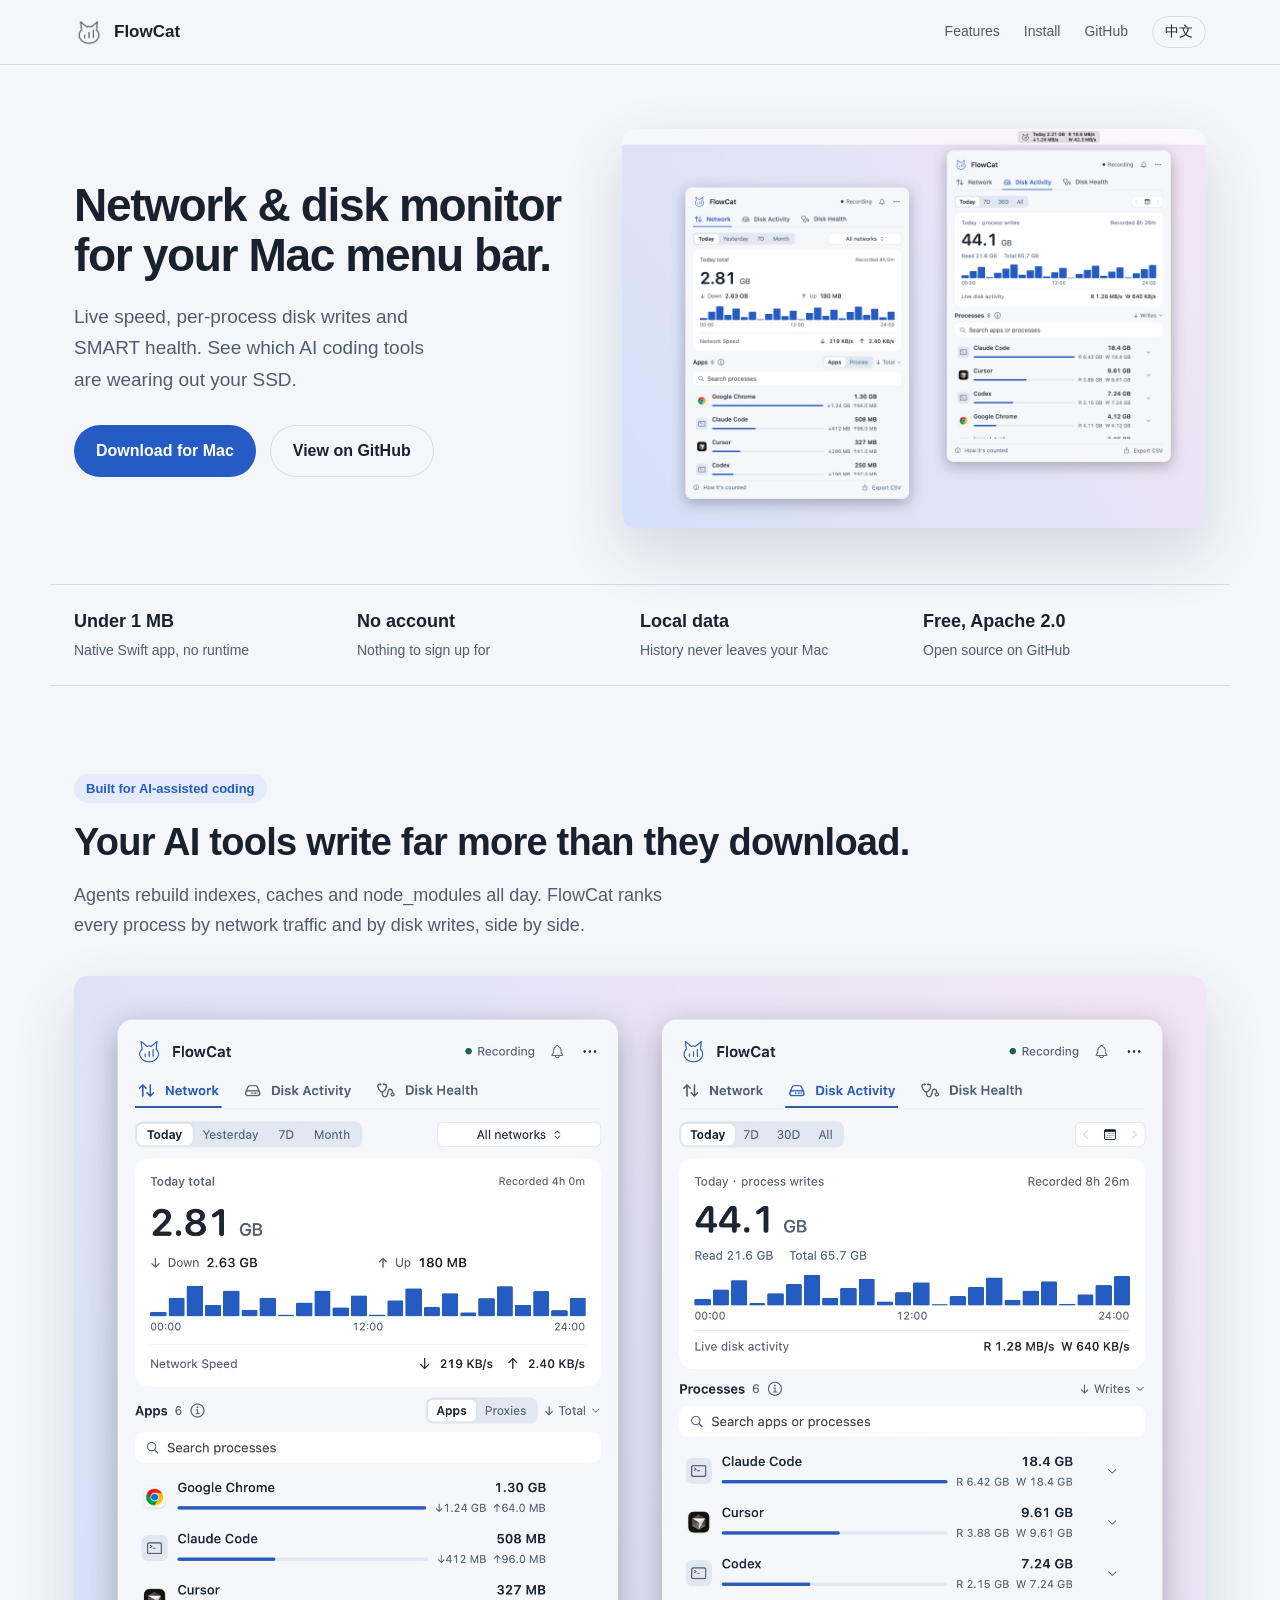
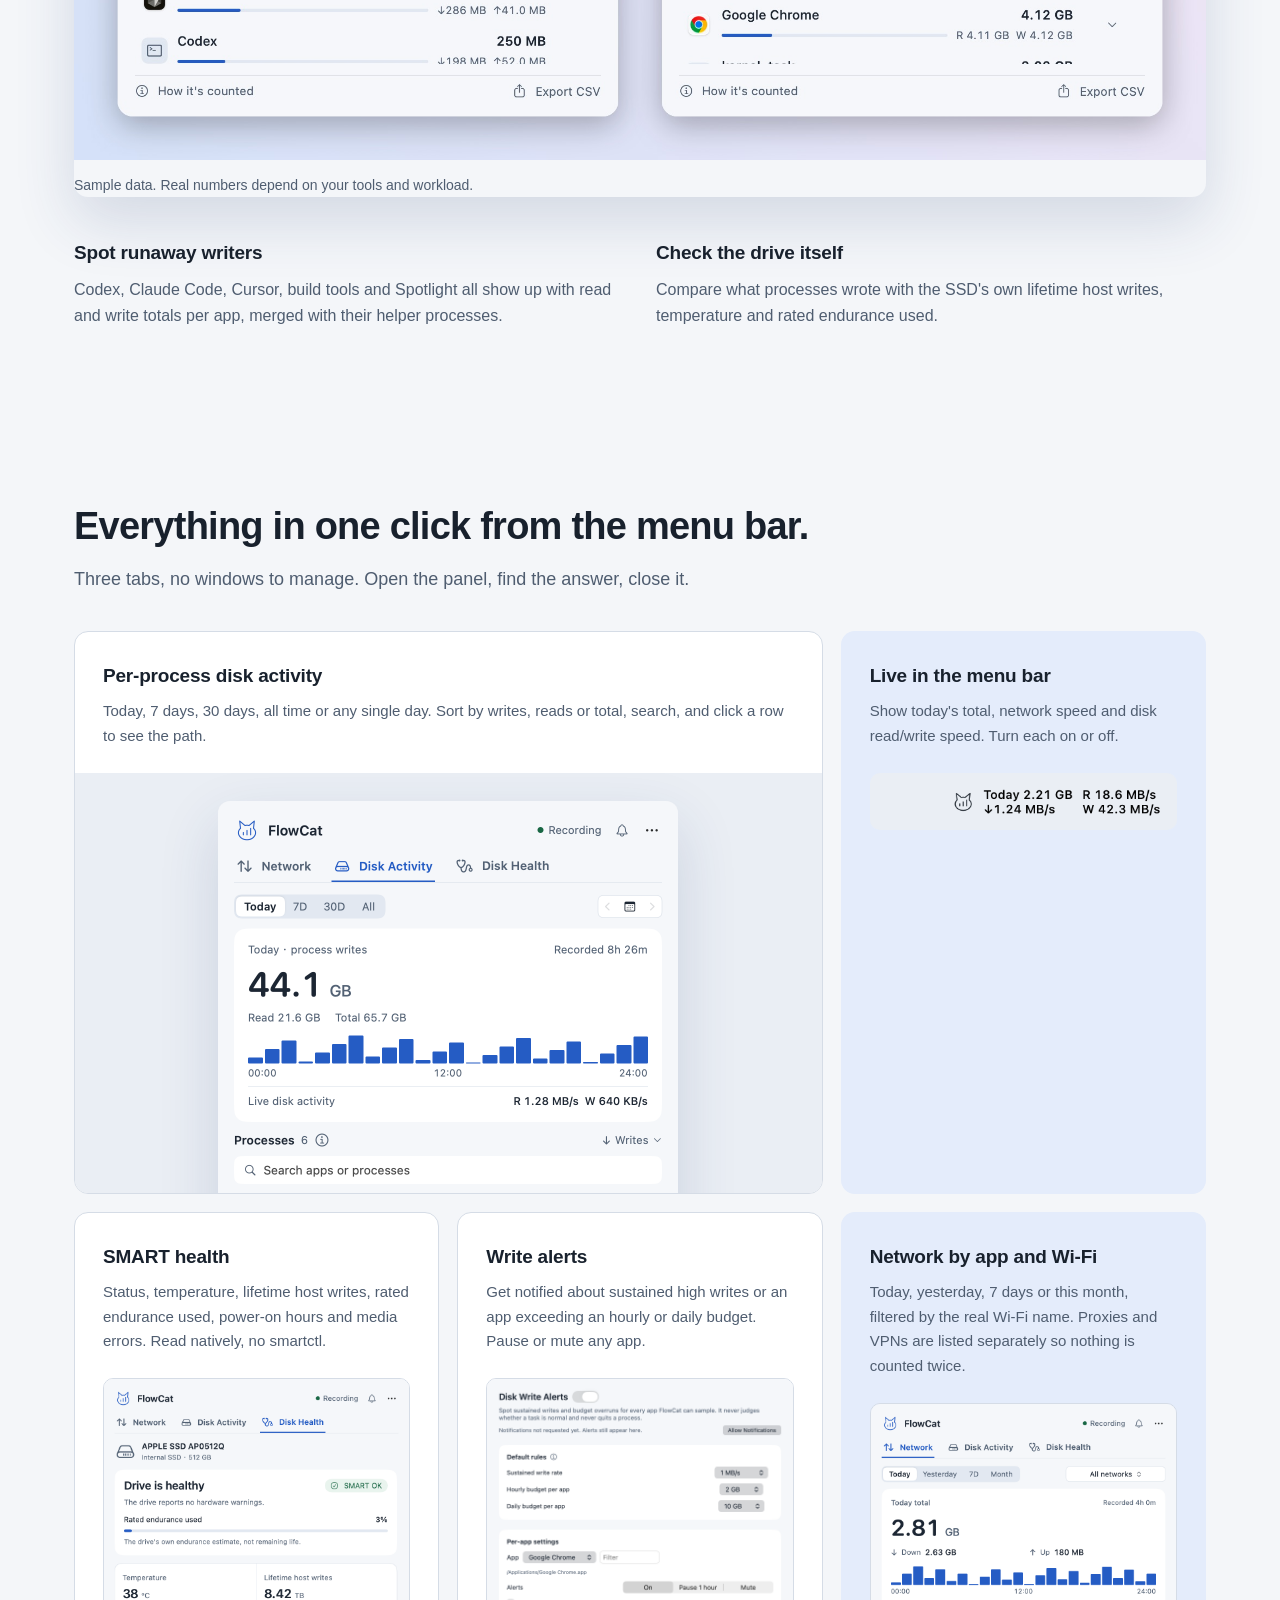
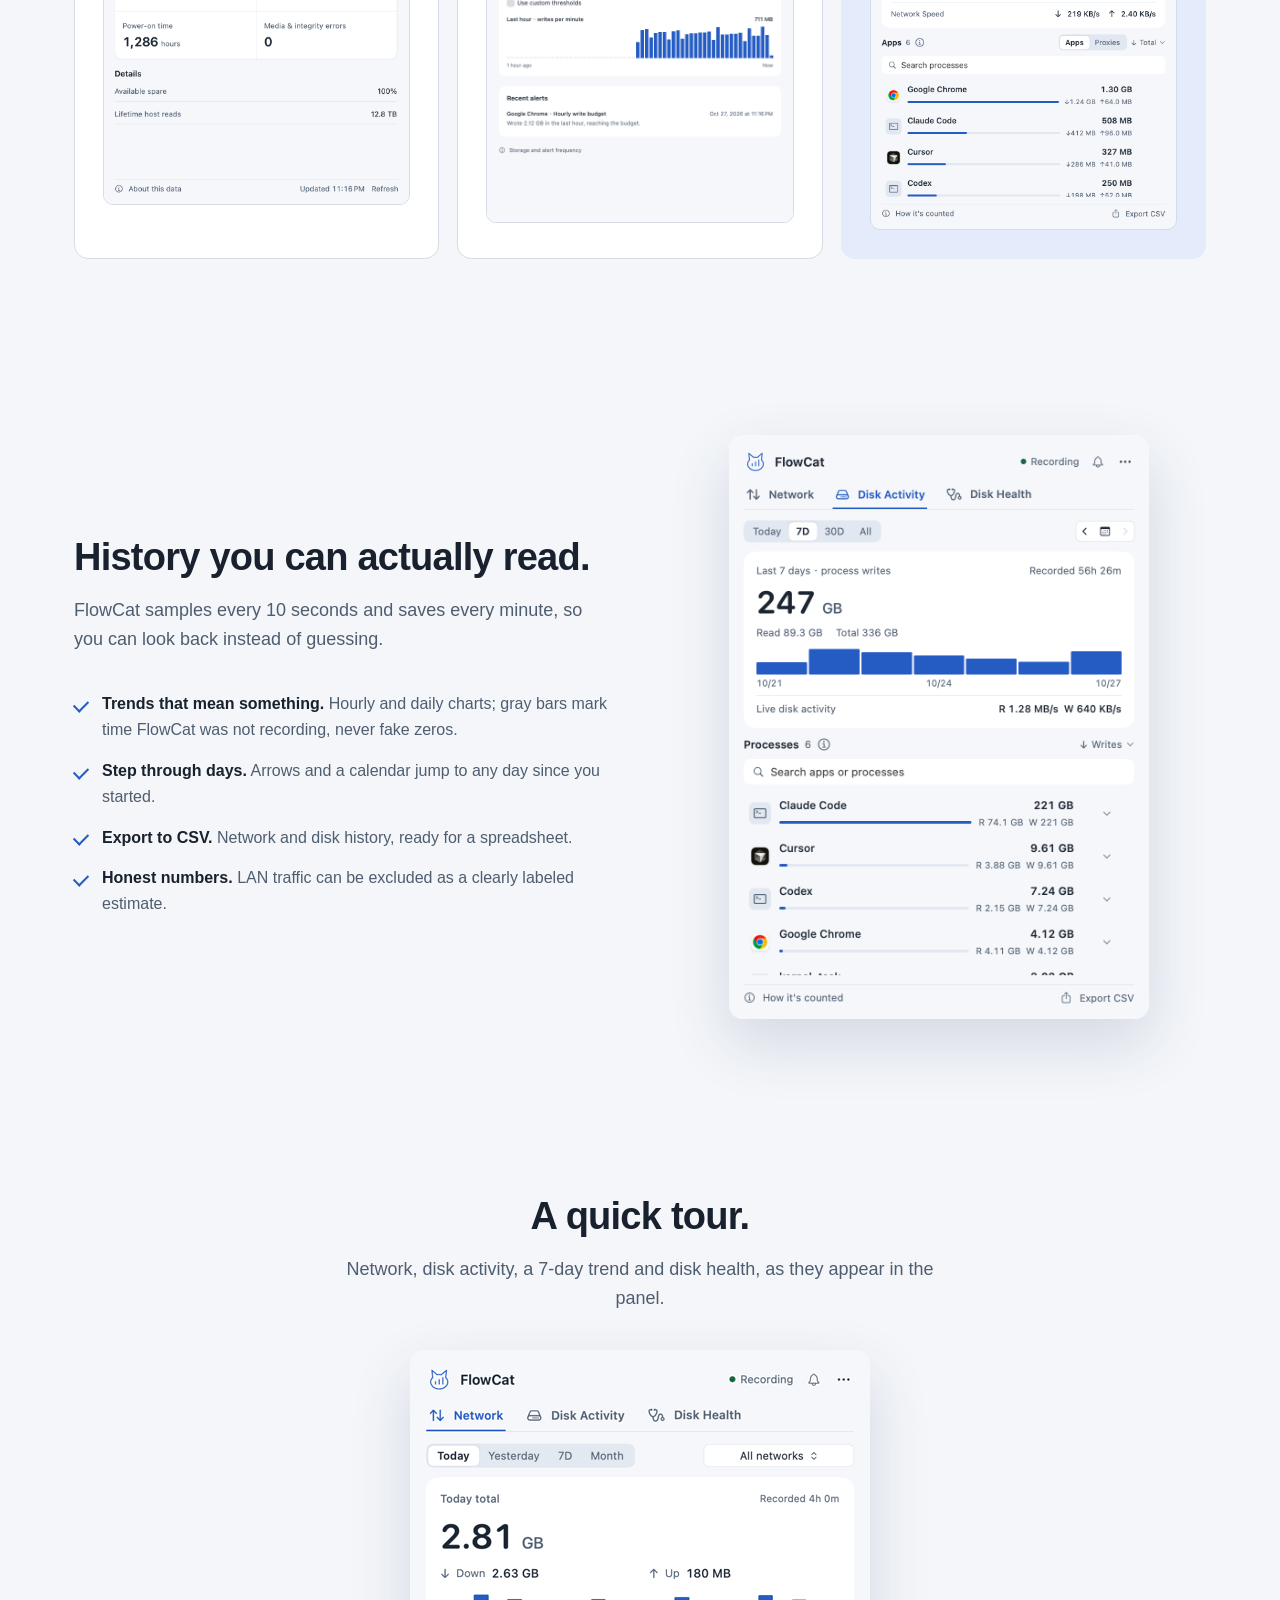
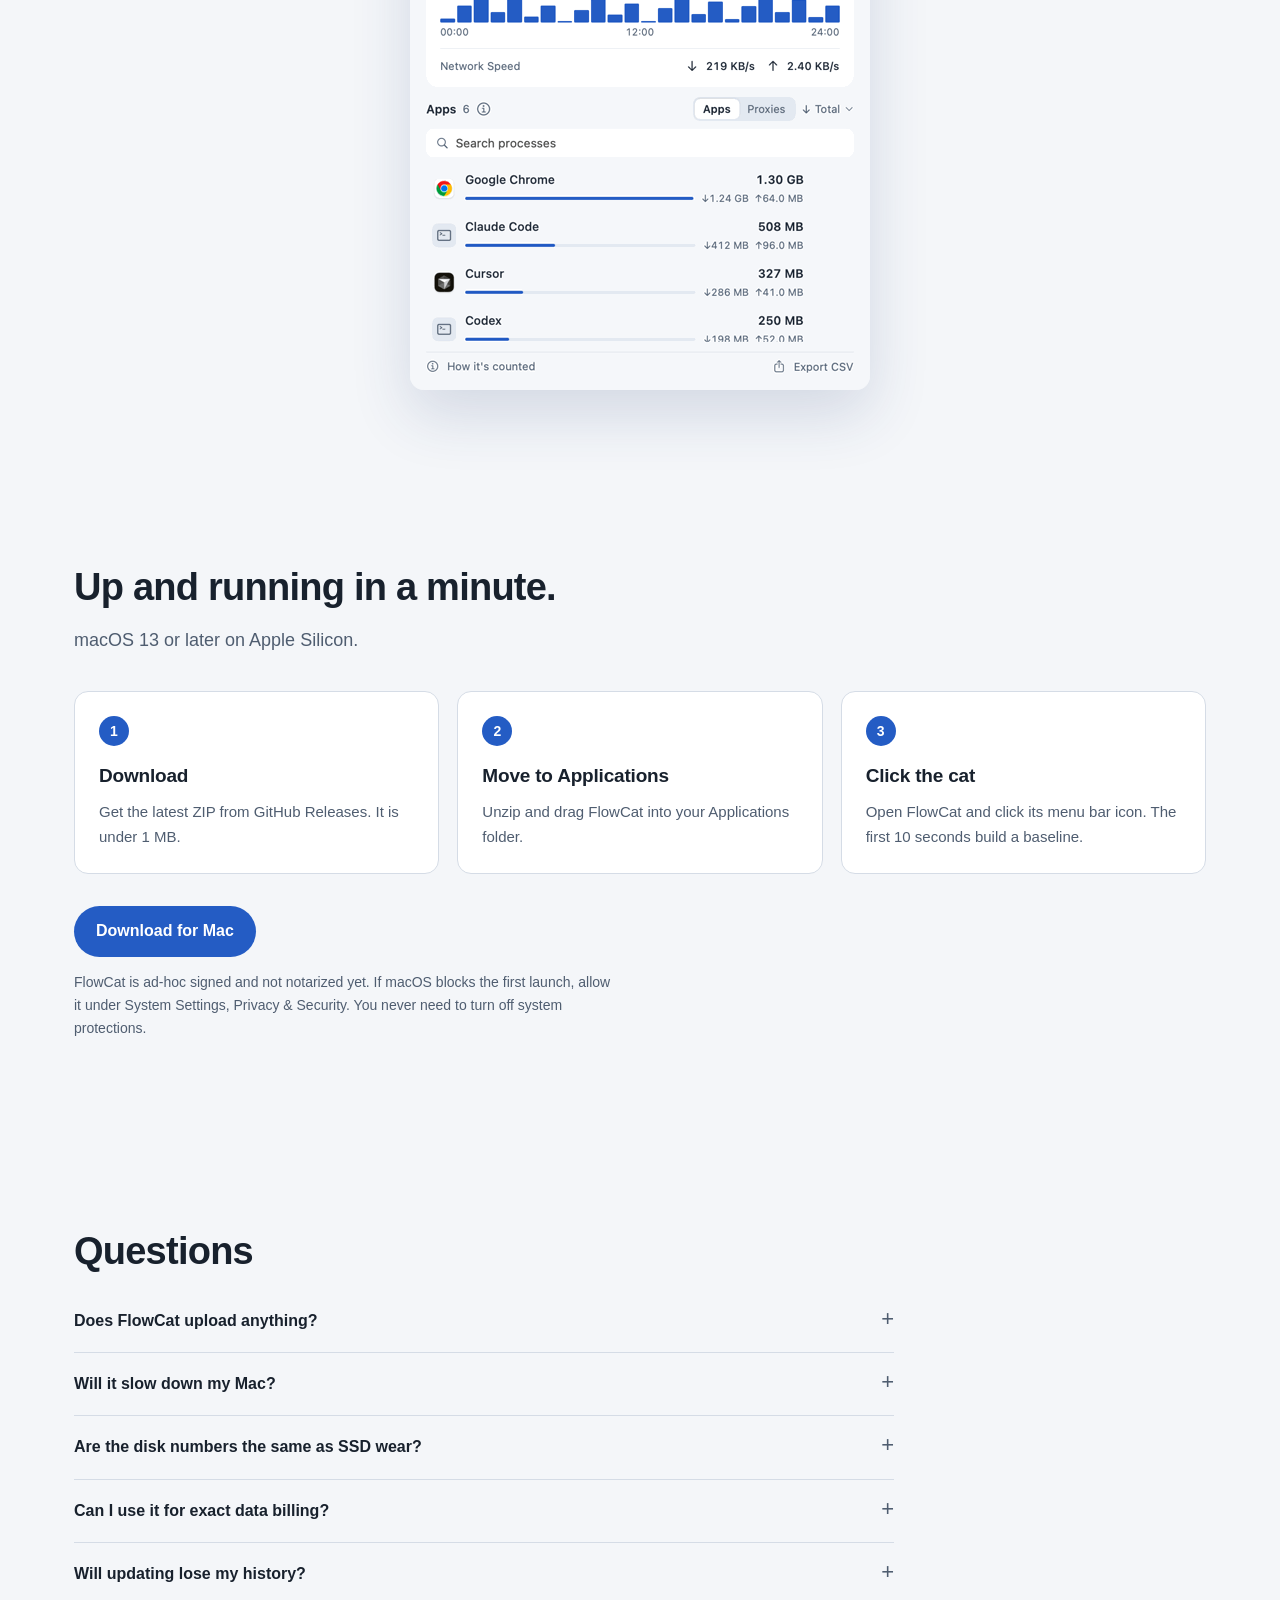
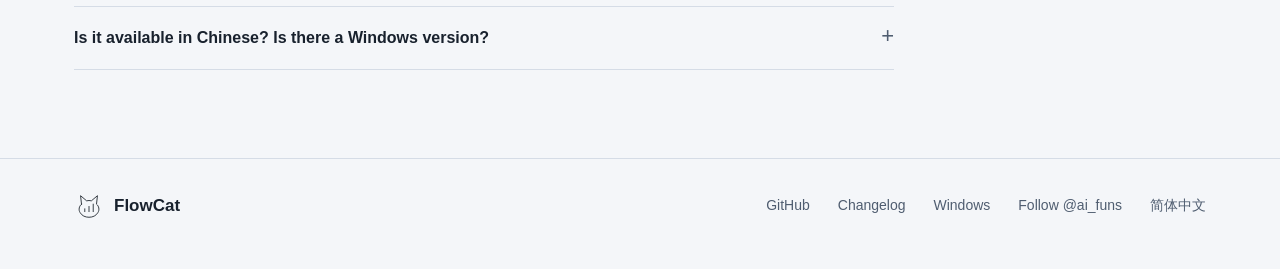
<file: docs/index.html>
<!doctype html>
<html lang="en">
<head>
<meta charset="utf-8">
<meta name="viewport" content="width=device-width,initial-scale=1">
<title>FlowCat - Network &amp; Disk Monitor for Mac</title>
<meta name="description" content="FlowCat is a native macOS menu bar monitor for live network speed, per-process disk writes and SMART health. See which AI coding tools wear out your SSD. Under 1 MB, no account, data stays local.">
<meta property="og:title" content="FlowCat - Network &amp; Disk Monitor for Mac">
<meta property="og:description" content="Live network speed, per-process disk writes and SMART health in your menu bar. Under 1 MB, no account, data stays local.">
<meta property="og:image" content="https://tab16360.github.io/flowcat/assets/screens/hero-en.jpg">
<meta name="twitter:card" content="summary_large_image">
<meta name="theme-color" content="#f4f6f9" media="(prefers-color-scheme: light)">
<meta name="theme-color" content="#12161d" media="(prefers-color-scheme: dark)">
<link rel="alternate" hreflang="en" href="https://tab16360.github.io/flowcat/">
<link rel="alternate" hreflang="zh-Hans" href="https://tab16360.github.io/flowcat/zh/">
<link rel="icon" href="assets/cat.svg" type="image/svg+xml">
<link rel="preload" as="image" href="assets/screens/hero-en.jpg">
<link rel="stylesheet" href="site.css">
</head>
<body>
<a class="skip" href="#main">Skip to content</a>
<header class="site-header">
  <div class="wrap">
    <a class="brand" href="./"><img src="assets/app-icon.png" alt="" width="30" height="30">FlowCat</a>
    <nav class="nav" aria-label="Main">
      <a href="#features">Features</a>
      <a href="#install">Install</a>
      <a href="https://github.com/tab16360/flowcat">GitHub</a>
      <a class="lang" href="zh/" hreflang="zh-Hans" lang="zh-Hans">中文</a>
    </nav>
  </div>
</header>

<main id="main">
  <div class="wrap hero">
    <div>
      <h1>Network &amp; disk monitor for your Mac menu bar.</h1>
      <p>Live speed, per-process disk writes and SMART health. See which AI coding tools are wearing out your SSD.</p>
      <div class="actions">
        <a class="button" href="https://github.com/tab16360/flowcat/releases/latest/download/FlowCat-arm64.zip">Download for Mac</a>
        <a class="button secondary" href="https://github.com/tab16360/flowcat">View on GitHub</a>
      </div>
    </div>
    <figure class="hero-shot">
      <img src="assets/screens/hero-en.jpg" width="2400" height="1640" alt="FlowCat in the macOS menu bar showing today's traffic, network speed and disk read and write speed, with the network panel and the disk activity panel ranking Claude Code, Cursor and Codex by disk writes">
    </figure>
  </div>

  <div class="wrap facts" aria-label="Key facts">
    <div><strong>Under 1 MB</strong><span>Native Swift app, no runtime</span></div>
    <div><strong>No account</strong><span>Nothing to sign up for</span></div>
    <div><strong>Local data</strong><span>History never leaves your Mac</span></div>
    <div><strong>Free, Apache 2.0</strong><span>Open source on GitHub</span></div>
  </div>

  <section class="compare">
    <div class="wrap reveal">
      <span class="label">Built for AI-assisted coding</span>
      <h2>Your AI tools write far more than they download.</h2>
      <p class="lead">Agents rebuild indexes, caches and node_modules all day. FlowCat ranks every process by network traffic and by disk writes, side by side.</p>
      <figure>
        <img src="assets/screens/compare-en.jpg" width="2080" height="1440" loading="lazy" alt="Network ranking on the left, where Claude Code moved 508 MB, next to the disk activity ranking on the right, where Claude Code wrote 18.4 GB, Cursor 9.61 GB and Codex 7.24 GB">
        <figcaption>Sample data. Real numbers depend on your tools and workload.</figcaption>
      </figure>
      <div class="points">
        <div><h3>Spot runaway writers</h3><p>Codex, Claude Code, Cursor, build tools and Spotlight all show up with read and write totals per app, merged with their helper processes.</p></div>
        <div><h3>Check the drive itself</h3><p>Compare what processes wrote with the SSD's own lifetime host writes, temperature and rated endurance used.</p></div>
      </div>
    </div>
  </section>

  <section id="features">
    <div class="wrap">
      <h2 class="reveal">Everything in one click from the menu bar.</h2>
      <p class="lead reveal">Three tabs, no windows to manage. Open the panel, find the answer, close it.</p>
      <div class="bento">
        <article class="cell wide reveal">
          <h3>Per-process disk activity</h3>
          <p>Today, 7 days, 30 days, all time or any single day. Sort by writes, reads or total, search, and click a row to see the path.</p>
          <div class="crop"><img src="assets/screens/disk-en.png" width="920" height="1280" loading="lazy" alt="Disk activity panel with today's process writes and an hourly write chart"></div>
        </article>
        <article class="cell narrow tint reveal">
          <h3>Live in the menu bar</h3>
          <p>Show today's total, network speed and disk read/write speed. Turn each on or off.</p>
          <div class="menubar"><img src="assets/screens/status-item-en.png" width="310" height="44" alt="Menu bar item showing Today 2.21 GB, download speed 1.24 MB/s, disk read 18.6 MB/s and write 42.3 MB/s"></div>
        </article>
        <article class="cell third reveal">
          <h3>SMART health</h3>
          <p>Status, temperature, lifetime host writes, rated endurance used, power-on hours and media errors. Read natively, no smartctl.</p>
          <img class="shot" src="assets/screens/health-en.png" width="920" height="1280" loading="lazy" alt="Disk health panel showing the drive is healthy, 38 degrees Celsius, 8.42 TB lifetime host writes and 3 percent endurance used">
        </article>
        <article class="cell third reveal">
          <h3>Write alerts</h3>
          <p>Get notified about sustained high writes or an app exceeding an hourly or daily budget. Pause or mute any app.</p>
          <img class="shot" src="assets/screens/alerts-en.png" width="1240" height="1800" loading="lazy" alt="Disk write alerts window with default rules, per-app settings and a per-minute write chart">
        </article>
        <article class="cell third tint reveal">
          <h3>Network by app and Wi-Fi</h3>
          <p>Today, yesterday, 7 days or this month, filtered by the real Wi-Fi name. Proxies and VPNs are listed separately so nothing is counted twice.</p>
          <img class="shot" src="assets/screens/network-en.png" width="920" height="1280" loading="lazy" alt="Network panel with today's total, hourly traffic chart and app ranking">
        </article>
      </div>
    </div>
  </section>

  <section>
    <div class="wrap split">
      <div class="reveal">
        <h2>History you can actually read.</h2>
        <p class="lead">FlowCat samples every 10 seconds and saves every minute, so you can look back instead of guessing.</p>
        <ul class="checks">
          <li><strong>Trends that mean something.</strong> Hourly and daily charts; gray bars mark time FlowCat was not recording, never fake zeros.</li>
          <li><strong>Step through days.</strong> Arrows and a calendar jump to any day since you started.</li>
          <li><strong>Export to CSV.</strong> Network and disk history, ready for a spreadsheet.</li>
          <li><strong>Honest numbers.</strong> LAN traffic can be excluded as a clearly labeled estimate.</li>
        </ul>
      </div>
      <figure class="reveal">
        <img src="assets/screens/disk-7d-en.png" width="920" height="1280" loading="lazy" alt="Disk activity over the last 7 days with a daily write chart and Claude Code at the top of the ranking">
      </figure>
    </div>
  </section>

  <section class="tour">
    <div class="wrap reveal">
      <h2>A quick tour.</h2>
      <p class="lead">Network, disk activity, a 7-day trend and disk health, as they appear in the panel.</p>
      <img src="assets/screens/demo-en.gif" width="460" height="640" loading="lazy" alt="Animated tour cycling through the network, disk activity, 7-day trend and disk health panels">
    </div>
  </section>

  <section id="install" class="install">
    <div class="wrap reveal">
      <h2>Up and running in a minute.</h2>
      <p class="lead">macOS 13 or later on Apple Silicon.</p>
      <ol>
        <li><h3>Download</h3><p>Get the latest ZIP from GitHub Releases. It is under 1 MB.</p></li>
        <li><h3>Move to Applications</h3><p>Unzip and drag FlowCat into your Applications folder.</p></li>
        <li><h3>Click the cat</h3><p>Open FlowCat and click its menu bar icon. The first 10 seconds build a baseline.</p></li>
      </ol>
      <a class="button" href="https://github.com/tab16360/flowcat/releases/latest/download/FlowCat-arm64.zip">Download for Mac</a>
      <p class="note">FlowCat is ad-hoc signed and not notarized yet. If macOS blocks the first launch, allow it under System Settings, Privacy &amp; Security. You never need to turn off system protections.</p>
    </div>
  </section>

  <section class="faq-section">
    <div class="wrap faq reveal">
      <h2>Questions</h2>
      <details><summary>Does FlowCat upload anything?</summary><p>No. History is stored in ledger.json and disk-ledger.json on your Mac. There is no account and no telemetry, and FlowCat never records the contents of your traffic. Checking for updates only happens when you ask and contacts GitHub.</p></details>
      <details><summary>Will it slow down my Mac?</summary><p>It samples every 10 seconds, saves once a minute and loads the panel only when you open it. SMART data is read on demand and then about every 10 minutes.</p></details>
      <details><summary>Are the disk numbers the same as SSD wear?</summary><p>Not exactly. Process writes come from macOS counters and are not the physical NAND writes inside the SSD. Use them to find which apps write the most, and the health tab for what the drive itself reports.</p></details>
      <details><summary>Can I use it for exact data billing?</summary><p>No. Totals come from the physical network interfaces and include LAN and protocol overhead. Short-lived processes and network switches can be missed, so treat it as a guide, not a carrier bill.</p></details>
      <details><summary>Will updating lose my history?</summary><p>No. Choose Check for Updates, then Install and Relaunch. FlowCat downloads and verifies the package, replaces itself and keeps your history and settings. If anything fails, the previous version is restored.</p></details>
      <details><summary>Is it available in Chinese? Is there a Windows version?</summary><p>Yes to both. Switch the language to 简体中文 in Settings. A separate <a href="windows/">Windows version</a> lives in its own repository.</p></details>
    </div>
  </section>

</main>

<footer>
  <div class="wrap">
    <a class="brand" href="./"><img src="assets/cat.svg" alt="" width="26" height="26">FlowCat</a>
    <a href="https://github.com/tab16360/flowcat">GitHub</a>
    <a href="https://github.com/tab16360/flowcat/blob/main/CHANGELOG.md">Changelog</a>
    <a href="windows/">Windows</a>
    <a href="https://x.com/ai_funs" target="_blank" rel="noopener noreferrer">Follow @ai_funs</a>
    <a href="zh/" hreflang="zh-Hans" lang="zh-Hans">简体中文</a>
  </div>
</footer>
</body>
</html>
</file>
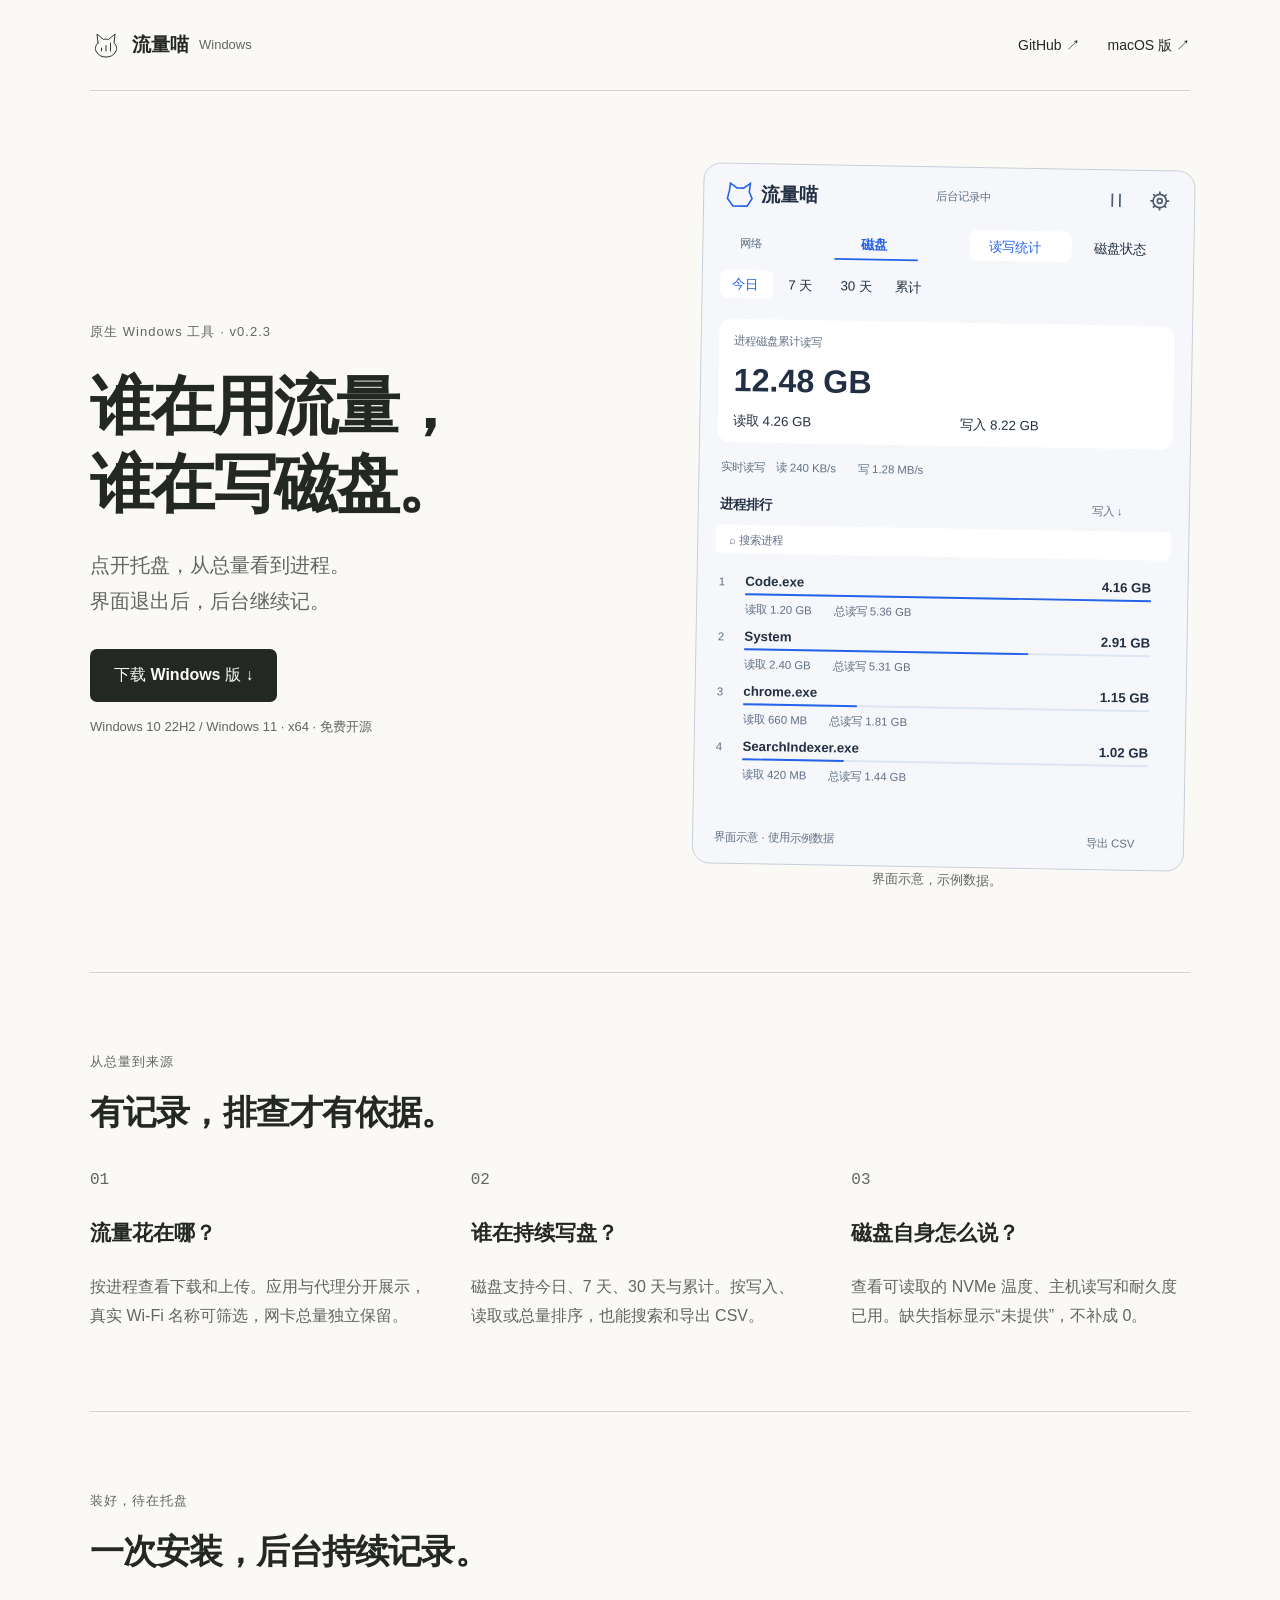
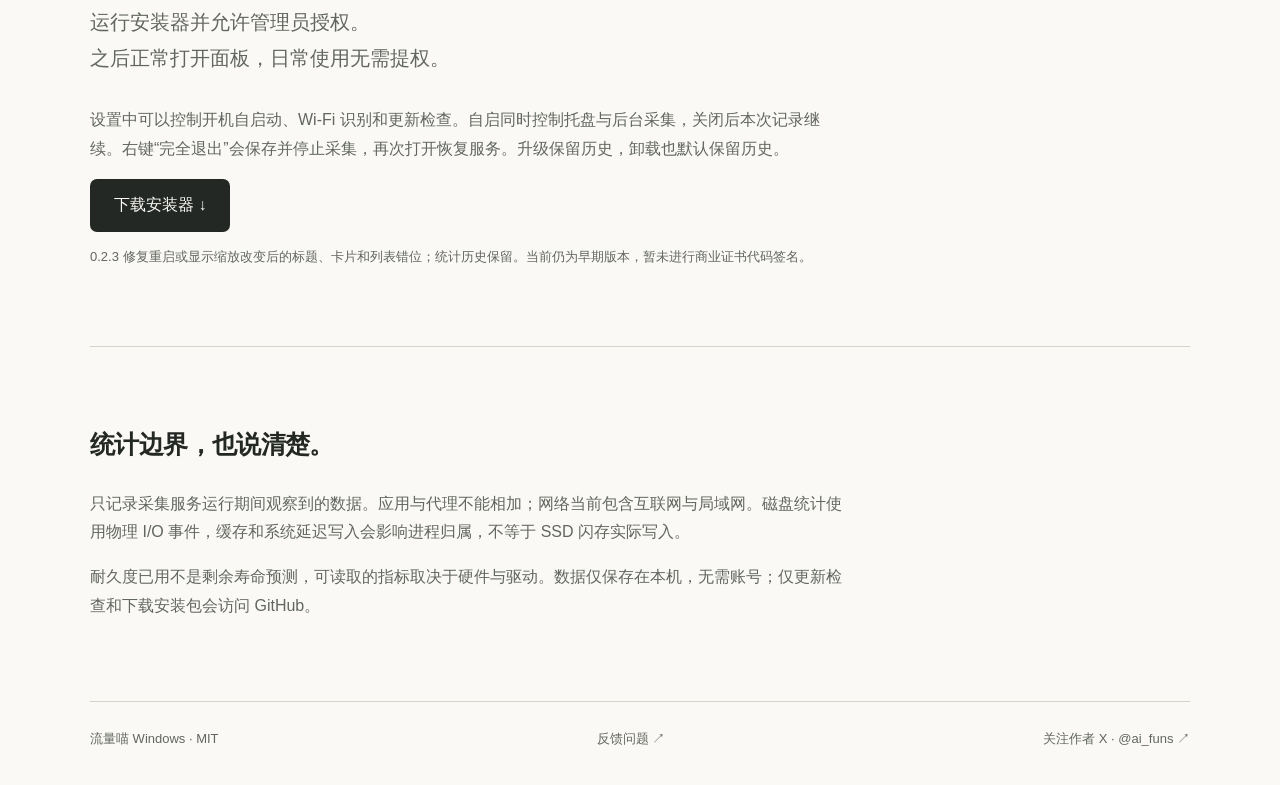
<file: docs/windows/index.html>
<!doctype html><html lang="zh-CN"><head><meta charset="utf-8"><meta name="viewport" content="width=device-width,initial-scale=1"><title>流量喵 Windows — 看清流量与磁盘读写</title><meta name="description" content="原生 Windows 托盘工具：查看进程网络流量、磁盘读写、NVMe 状态。后台持续记录，本地保存，免费开源。"><link rel="icon" href="assets/cat.svg"><link rel="stylesheet" href="style.css"></head><body><header class="wrap"><a class="brand" href="#"><img src="assets/cat.svg" width="32" height="32" alt="">流量喵 <small>Windows</small></a><nav><a href="https://github.com/tab16360/flowcat-windows">GitHub ↗</a><a href="https://tab16360.github.io/flowcat/">macOS 版 ↗</a></nav></header><main><section class="wrap hero"><div><p class="eyebrow">原生 Windows 工具 · v0.2.3</p><h1>谁在用流量，<br>谁在写磁盘。</h1><p class="lead">点开托盘，从总量看到进程。<br>界面退出后，后台继续记。</p><a class="button" href="https://github.com/tab16360/flowcat-windows/releases/latest/download/FlowCat-Windows-x64-Setup.exe">下载 Windows 版 ↓</a><p class="fine">Windows 10 22H2 / Windows 11 · x64 · 免费开源</p></div><figure><img src="assets/panel.svg" width="520" height="740" alt="磁盘读写面板示意，使用示例数据"><figcaption>界面示意，示例数据。</figcaption></figure></section><section class="wrap section"><p class="eyebrow">从总量到来源</p><h2>有记录，排查才有依据。</h2><div class="features"><article><span>01</span><h3>流量花在哪？</h3><p>按进程查看下载和上传。应用与代理分开展示，真实 Wi-Fi 名称可筛选，网卡总量独立保留。</p></article><article><span>02</span><h3>谁在持续写盘？</h3><p>磁盘支持今日、7 天、30 天与累计。按写入、读取或总量排序，也能搜索和导出 CSV。</p></article><article><span>03</span><h3>磁盘自身怎么说？</h3><p>查看可读取的 NVMe 温度、主机读写和耐久度已用。缺失指标显示“未提供”，不补成 0。</p></article></div></section><section class="wrap section install"><p class="eyebrow">装好，待在托盘</p><h2>一次安装，后台持续记录。</h2><p class="lead">运行安装器并允许管理员授权。<br>之后正常打开面板，日常使用无需提权。</p><p>设置中可以控制开机自启动、Wi-Fi 识别和更新检查。自启同时控制托盘与后台采集，关闭后本次记录继续。右键“完全退出”会保存并停止采集，再次打开恢复服务。升级保留历史，卸载也默认保留历史。</p><a class="button" href="https://github.com/tab16360/flowcat-windows/releases/latest/download/FlowCat-Windows-x64-Setup.exe">下载安装器 ↓</a><p class="fine">0.2.3 修复重启或显示缩放改变后的标题、卡片和列表错位；统计历史保留。当前仍为早期版本，暂未进行商业证书代码签名。</p></section><section class="wrap section notes"><h2>统计边界，也说清楚。</h2><p>只记录采集服务运行期间观察到的数据。应用与代理不能相加；网络当前包含互联网与局域网。磁盘统计使用物理 I/O 事件，缓存和系统延迟写入会影响进程归属，不等于 SSD 闪存实际写入。</p><p>耐久度已用不是剩余寿命预测，可读取的指标取决于硬件与驱动。数据仅保存在本机，无需账号；仅更新检查和下载安装包会访问 GitHub。</p></section></main><footer class="wrap"><span>流量喵 Windows · MIT</span><a href="https://github.com/tab16360/flowcat-windows/issues">反馈问题 ↗</a><a href="https://x.com/ai_funs" target="_blank" rel="noopener noreferrer">关注作者 X · @ai_funs ↗</a></footer></body></html>
</file>
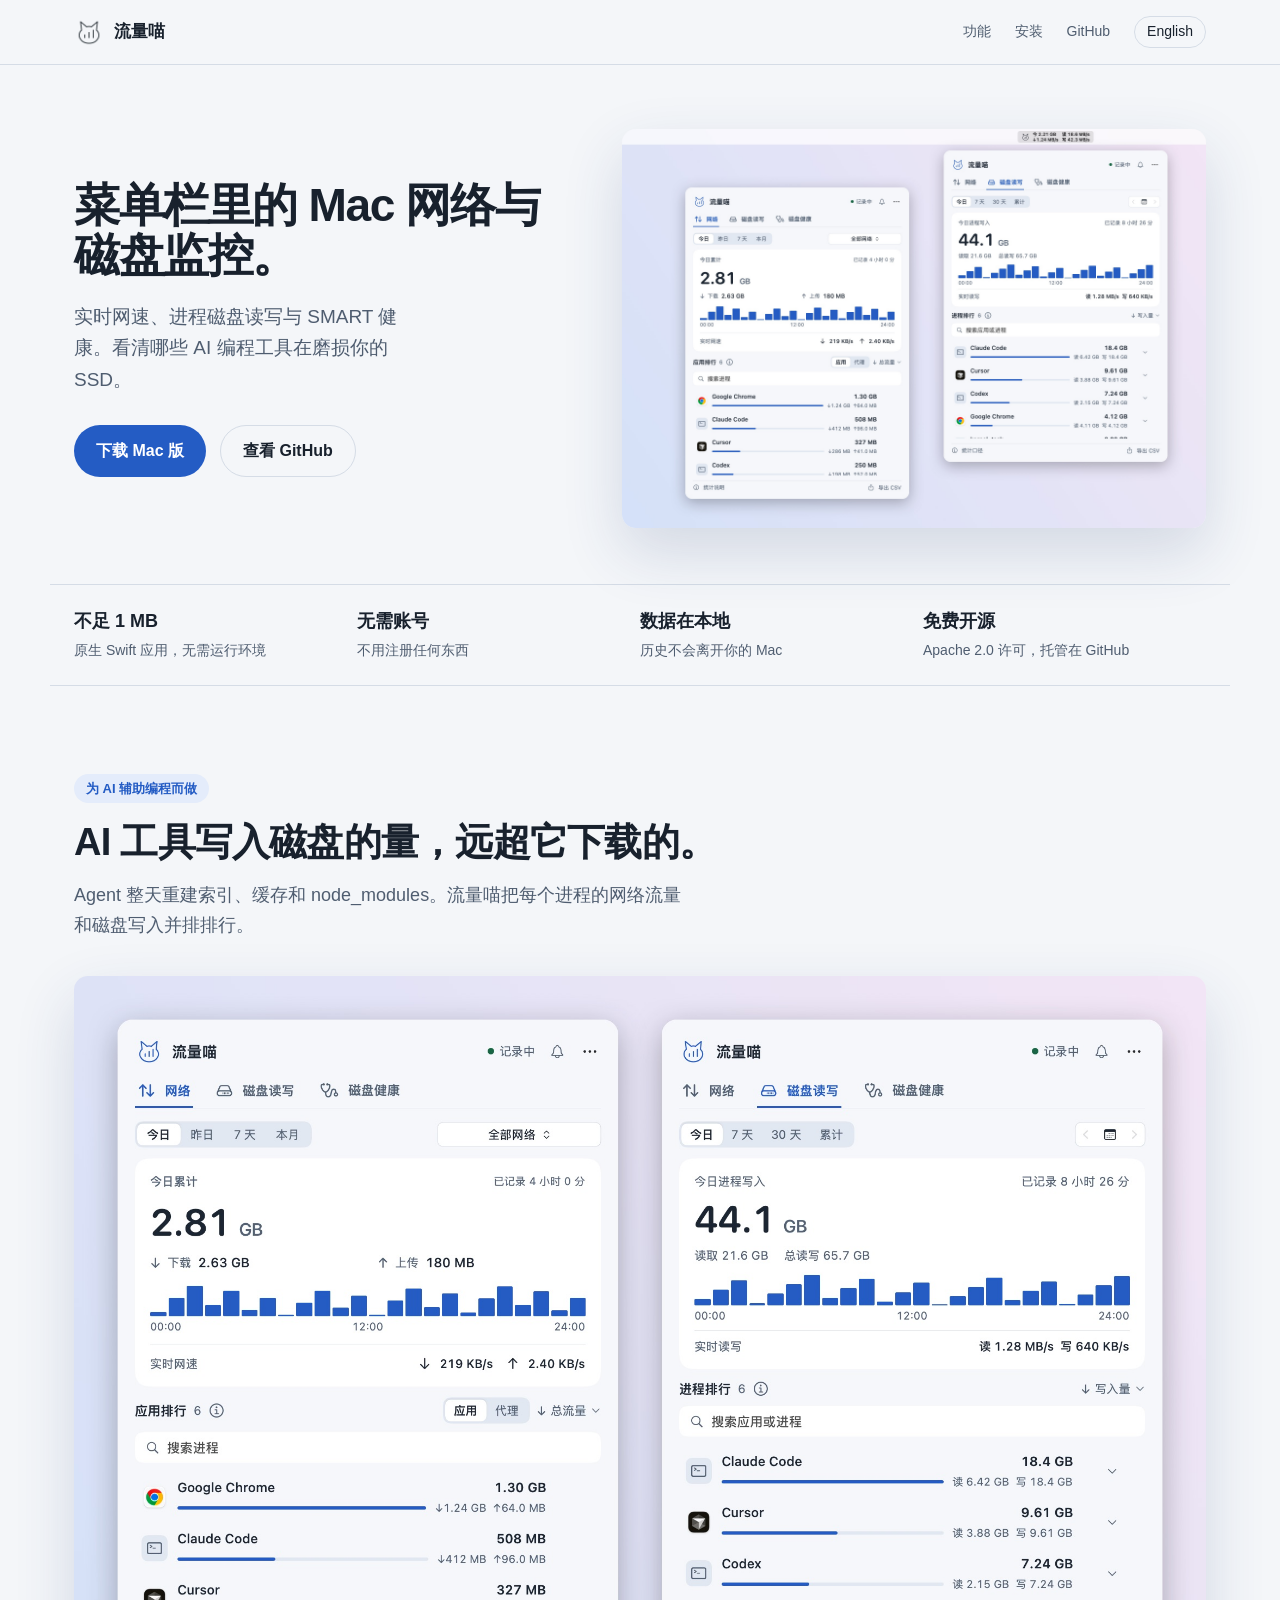
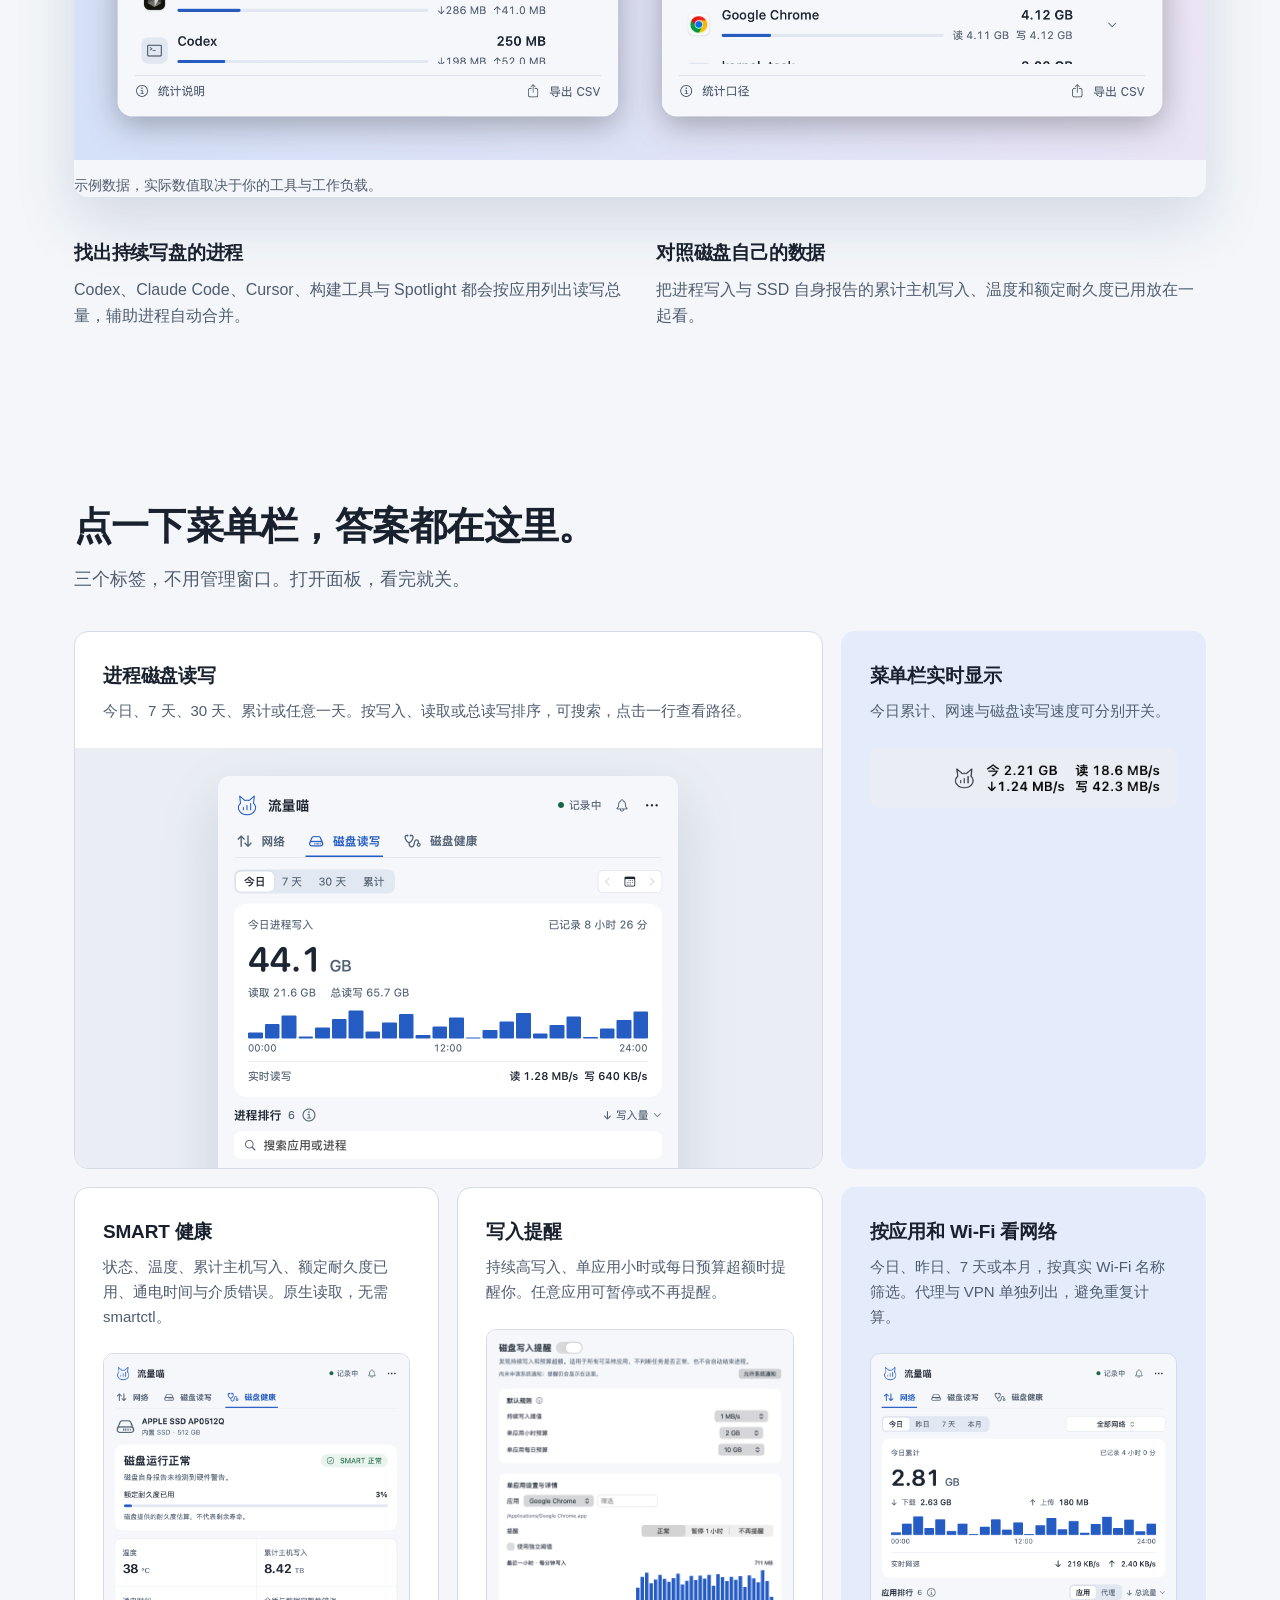
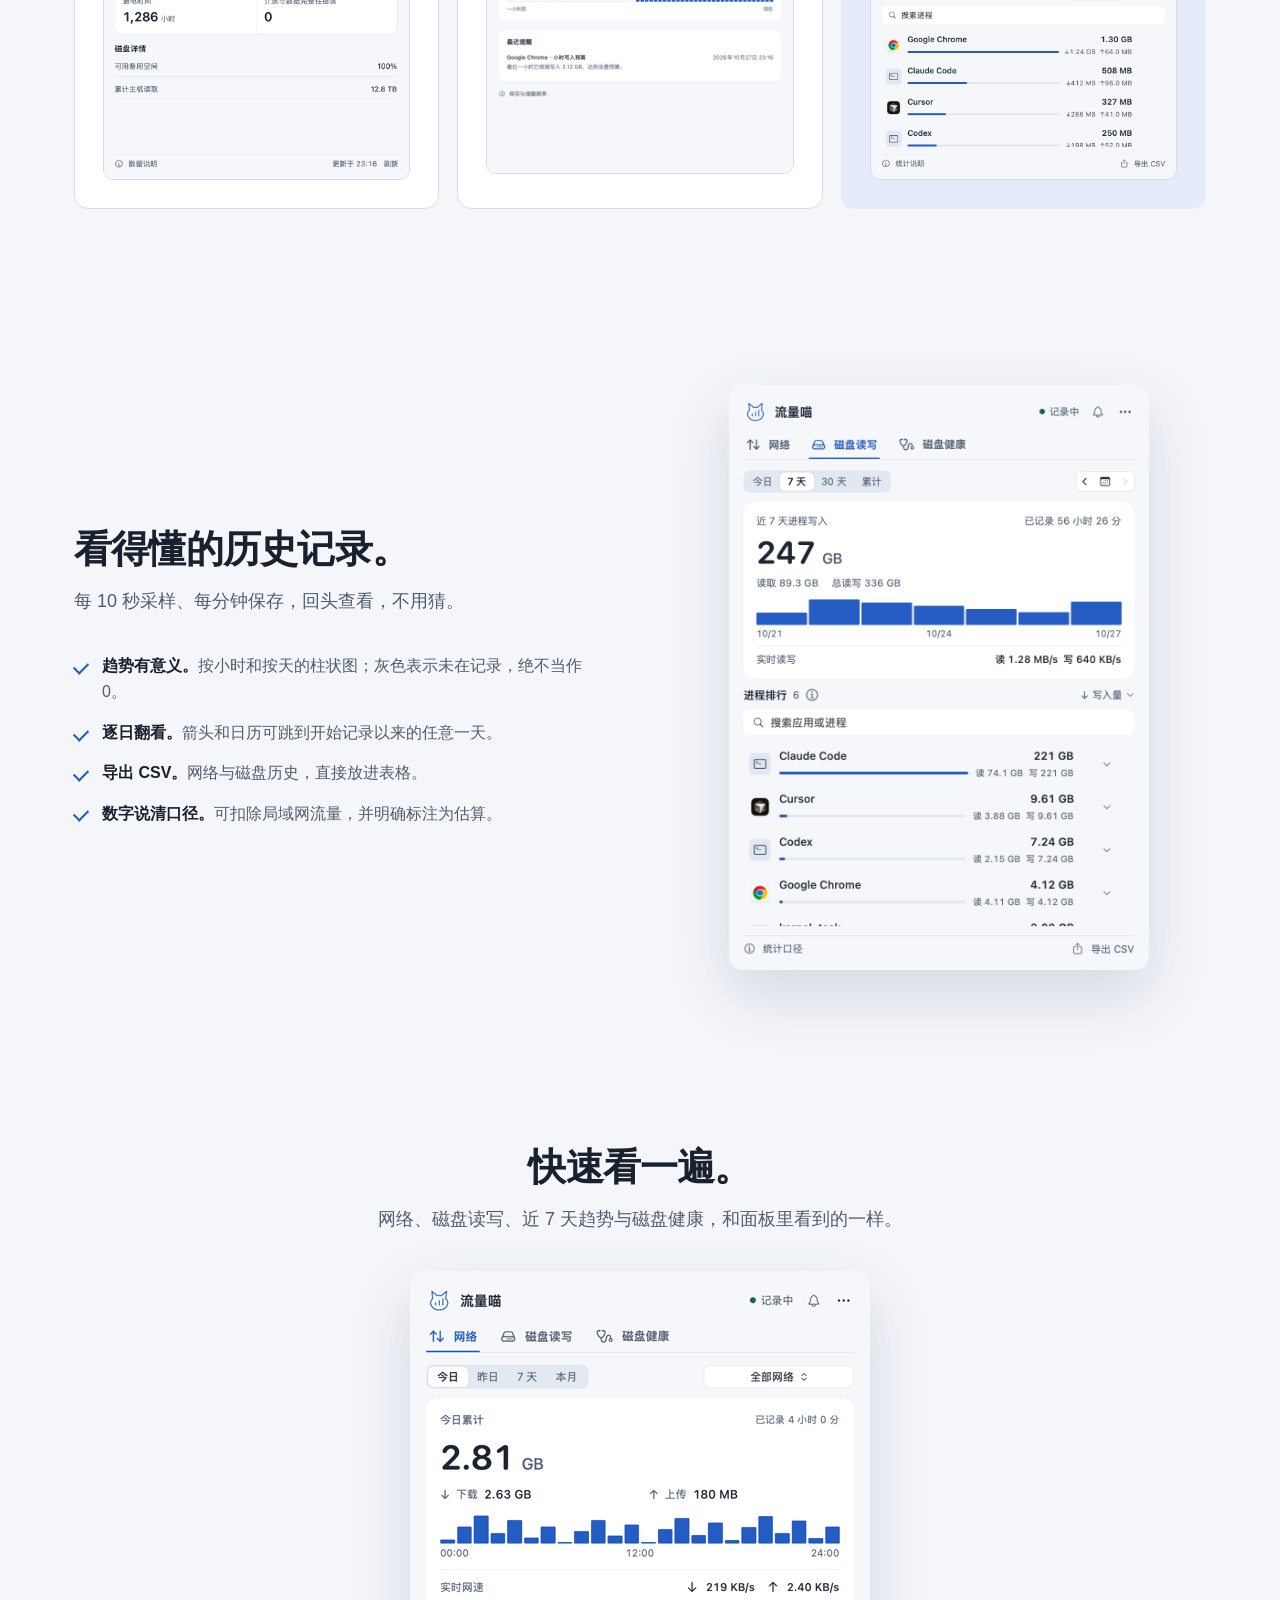
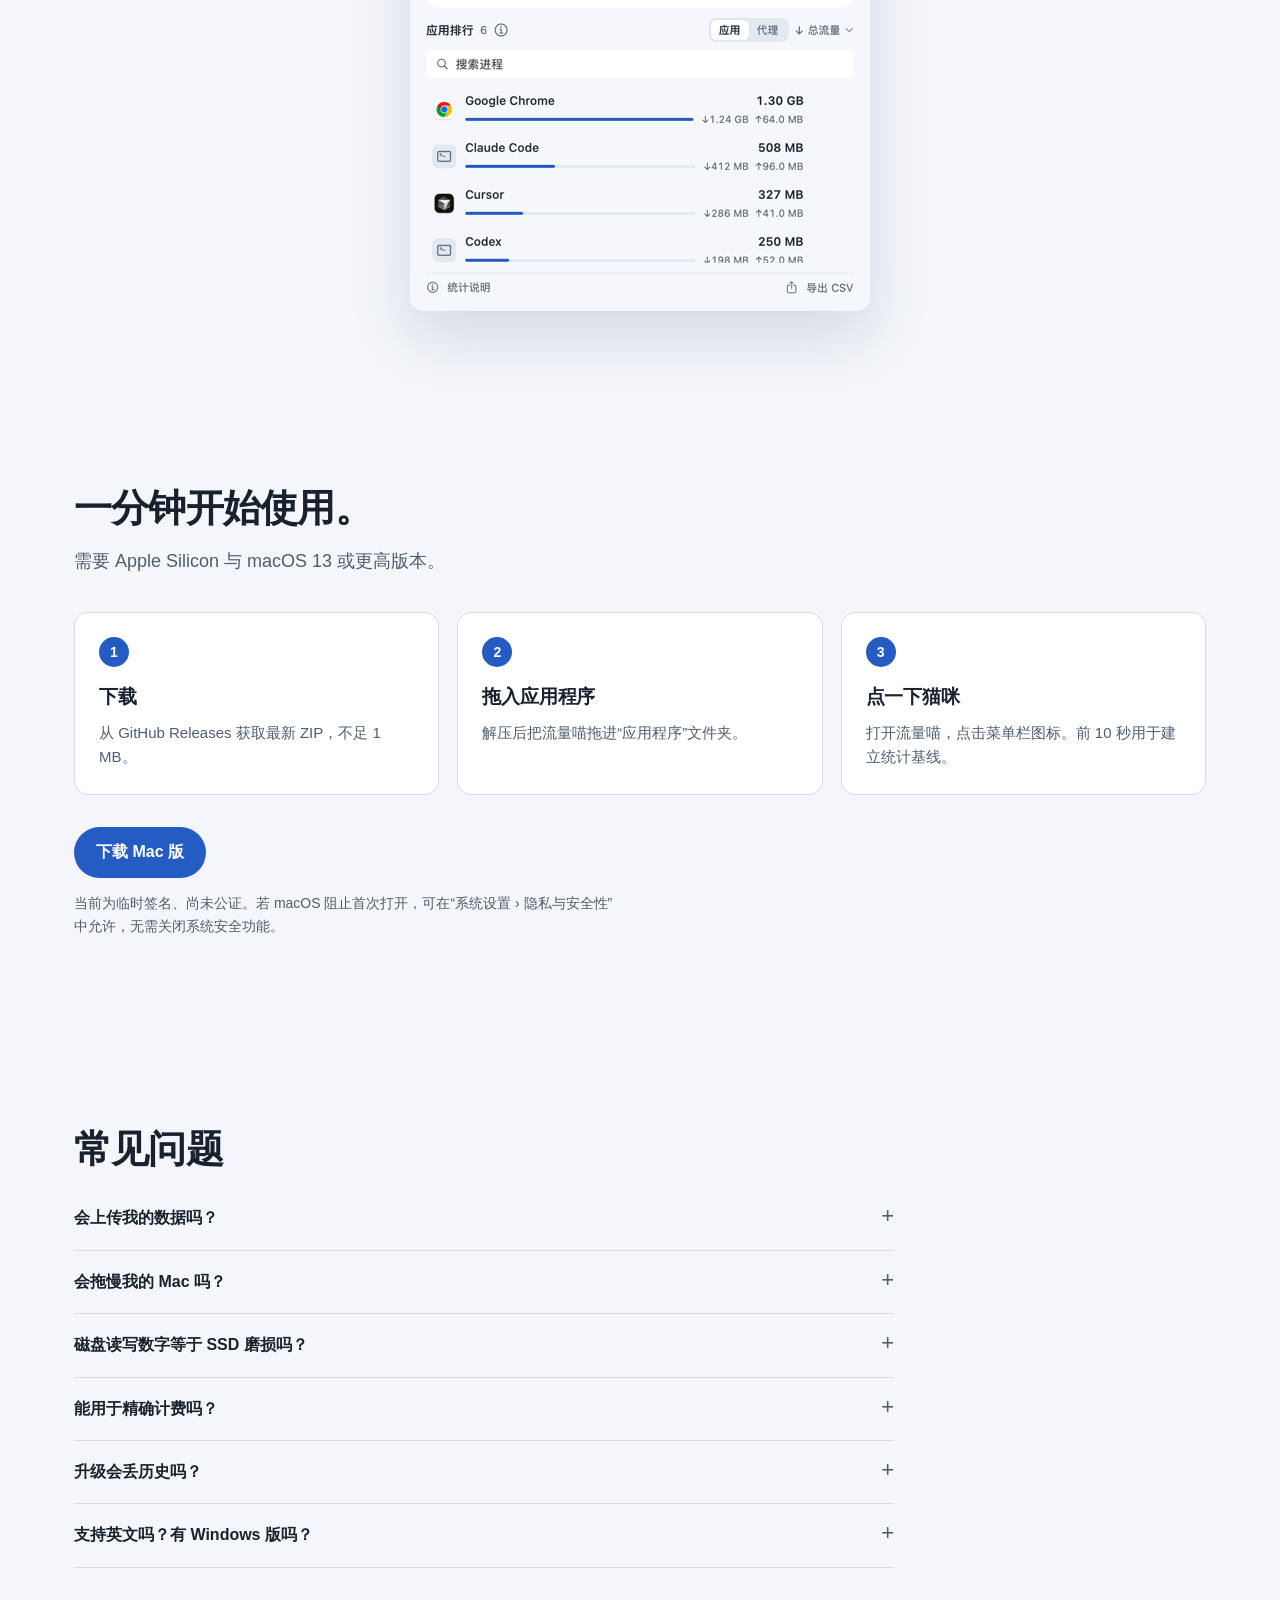
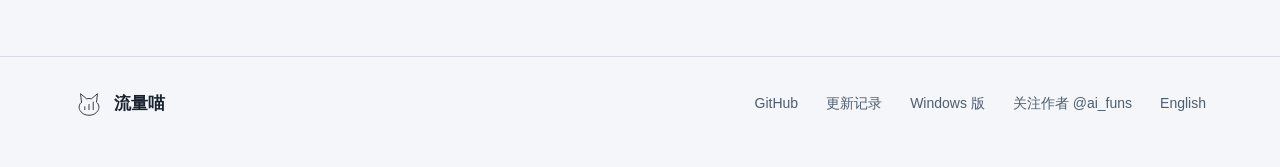
<file: docs/zh/index.html>
<!doctype html>
<html lang="zh-Hans">
<head>
<meta charset="utf-8">
<meta name="viewport" content="width=device-width,initial-scale=1">
<title>流量喵 FlowCat - Mac 网络与磁盘监控</title>
<meta name="description" content="流量喵 FlowCat：原生 macOS 菜单栏监控工具。实时网速、进程磁盘读写排行、SMART 健康与温度，看清 AI 编程工具的写盘磨损。不足 1 MB，无需账号，数据全在本地。">
<meta property="og:title" content="流量喵 FlowCat - Mac 网络与磁盘监控">
<meta property="og:description" content="实时网速、进程磁盘读写与 SMART 健康，都在菜单栏。不足 1 MB，无需账号，数据全在本地。">
<meta property="og:image" content="https://tab16360.github.io/flowcat/assets/screens/hero-zh.jpg">
<meta name="twitter:card" content="summary_large_image">
<meta name="theme-color" content="#f4f6f9" media="(prefers-color-scheme: light)">
<meta name="theme-color" content="#12161d" media="(prefers-color-scheme: dark)">
<link rel="alternate" hreflang="en" href="https://tab16360.github.io/flowcat/">
<link rel="alternate" hreflang="zh-Hans" href="https://tab16360.github.io/flowcat/zh/">
<link rel="icon" href="../assets/cat.svg" type="image/svg+xml">
<link rel="preload" as="image" href="../assets/screens/hero-zh.jpg">
<link rel="stylesheet" href="../site.css">
</head>
<body>
<a class="skip" href="#main">跳到正文</a>
<header class="site-header">
  <div class="wrap">
    <a class="brand" href="./"><img src="../assets/app-icon.png" alt="" width="30" height="30">流量喵</a>
    <nav class="nav" aria-label="主导航">
      <a href="#features">功能</a>
      <a href="#install">安装</a>
      <a href="https://github.com/tab16360/flowcat">GitHub</a>
      <a class="lang" href="../" hreflang="en" lang="en">English</a>
    </nav>
  </div>
</header>

<main id="main">
  <div class="wrap hero">
    <div>
      <h1>菜单栏里的 Mac 网络与磁盘监控。</h1>
      <p>实时网速、进程磁盘读写与 SMART 健康。看清哪些 AI 编程工具在磨损你的 SSD。</p>
      <div class="actions">
        <a class="button" href="https://github.com/tab16360/flowcat/releases/latest/download/FlowCat-arm64.zip">下载 Mac 版</a>
        <a class="button secondary" href="https://github.com/tab16360/flowcat">查看 GitHub</a>
      </div>
    </div>
    <figure class="hero-shot">
      <img src="../assets/screens/hero-zh.jpg" width="2400" height="1640" alt="流量喵在 macOS 菜单栏显示今日流量、网速与磁盘读写速度，下方是网络面板与磁盘读写面板，按写入量排出 Claude Code、Cursor 与 Codex">
    </figure>
  </div>

  <div class="wrap facts" aria-label="要点">
    <div><strong>不足 1 MB</strong><span>原生 Swift 应用，无需运行环境</span></div>
    <div><strong>无需账号</strong><span>不用注册任何东西</span></div>
    <div><strong>数据在本地</strong><span>历史不会离开你的 Mac</span></div>
    <div><strong>免费开源</strong><span>Apache 2.0 许可，托管在 GitHub</span></div>
  </div>

  <section class="compare">
    <div class="wrap reveal">
      <span class="label">为 AI 辅助编程而做</span>
      <h2>AI 工具写入磁盘的量，远超它下载的。</h2>
      <p class="lead">Agent 整天重建索引、缓存和 node_modules。流量喵把每个进程的网络流量和磁盘写入并排排行。</p>
      <figure>
        <img src="../assets/screens/compare-zh.jpg" width="2080" height="1440" loading="lazy" alt="左侧网络排行中 Claude Code 传输 508 MB，右侧磁盘读写排行中 Claude Code 写入 18.4 GB、Cursor 9.61 GB、Codex 7.24 GB">
        <figcaption>示例数据，实际数值取决于你的工具与工作负载。</figcaption>
      </figure>
      <div class="points">
        <div><h3>找出持续写盘的进程</h3><p>Codex、Claude Code、Cursor、构建工具与 Spotlight 都会按应用列出读写总量，辅助进程自动合并。</p></div>
        <div><h3>对照磁盘自己的数据</h3><p>把进程写入与 SSD 自身报告的累计主机写入、温度和额定耐久度已用放在一起看。</p></div>
      </div>
    </div>
  </section>

  <section id="features">
    <div class="wrap">
      <h2 class="reveal">点一下菜单栏，答案都在这里。</h2>
      <p class="lead reveal">三个标签，不用管理窗口。打开面板，看完就关。</p>
      <div class="bento">
        <article class="cell wide reveal">
          <h3>进程磁盘读写</h3>
          <p>今日、7 天、30 天、累计或任意一天。按写入、读取或总读写排序，可搜索，点击一行查看路径。</p>
          <div class="crop"><img src="../assets/screens/disk-zh.png" width="920" height="1280" loading="lazy" alt="磁盘读写面板，显示今日进程写入与每小时写入柱状图"></div>
        </article>
        <article class="cell narrow tint reveal">
          <h3>菜单栏实时显示</h3>
          <p>今日累计、网速与磁盘读写速度可分别开关。</p>
          <div class="menubar"><img src="../assets/screens/status-item-zh.png" width="310" height="44" alt="菜单栏显示今日 2.21 GB、下载 1.24 MB/s、磁盘读 18.6 MB/s、写 42.3 MB/s"></div>
        </article>
        <article class="cell third reveal">
          <h3>SMART 健康</h3>
          <p>状态、温度、累计主机写入、额定耐久度已用、通电时间与介质错误。原生读取，无需 smartctl。</p>
          <img class="shot" src="../assets/screens/health-zh.png" width="920" height="1280" loading="lazy" alt="磁盘健康面板：运行正常，38 摄氏度，累计主机写入 8.42 TB，耐久度已用 3%">
        </article>
        <article class="cell third reveal">
          <h3>写入提醒</h3>
          <p>持续高写入、单应用小时或每日预算超额时提醒你。任意应用可暂停或不再提醒。</p>
          <img class="shot" src="../assets/screens/alerts-zh.png" width="1240" height="1800" loading="lazy" alt="磁盘写入提醒窗口：默认规则、单应用设置与每分钟写入曲线">
        </article>
        <article class="cell third tint reveal">
          <h3>按应用和 Wi-Fi 看网络</h3>
          <p>今日、昨日、7 天或本月，按真实 Wi-Fi 名称筛选。代理与 VPN 单独列出，避免重复计算。</p>
          <img class="shot" src="../assets/screens/network-zh.png" width="920" height="1280" loading="lazy" alt="网络面板：今日累计、每小时流量柱状图与应用排行">
        </article>
      </div>
    </div>
  </section>

  <section>
    <div class="wrap split">
      <div class="reveal">
        <h2>看得懂的历史记录。</h2>
        <p class="lead">每 10 秒采样、每分钟保存，回头查看，不用猜。</p>
        <ul class="checks">
          <li><strong>趋势有意义。</strong>按小时和按天的柱状图；灰色表示未在记录，绝不当作 0。</li>
          <li><strong>逐日翻看。</strong>箭头和日历可跳到开始记录以来的任意一天。</li>
          <li><strong>导出 CSV。</strong>网络与磁盘历史，直接放进表格。</li>
          <li><strong>数字说清口径。</strong>可扣除局域网流量，并明确标注为估算。</li>
        </ul>
      </div>
      <figure class="reveal">
        <img src="../assets/screens/disk-7d-zh.png" width="920" height="1280" loading="lazy" alt="近 7 天磁盘读写，每日写入柱状图，Claude Code 排在首位">
      </figure>
    </div>
  </section>

  <section class="tour">
    <div class="wrap reveal">
      <h2>快速看一遍。</h2>
      <p class="lead">网络、磁盘读写、近 7 天趋势与磁盘健康，和面板里看到的一样。</p>
      <img src="../assets/screens/demo-zh.gif" width="460" height="640" loading="lazy" alt="动图依次展示网络、磁盘读写、近 7 天趋势与磁盘健康面板">
    </div>
  </section>

  <section id="install" class="install">
    <div class="wrap reveal">
      <h2>一分钟开始使用。</h2>
      <p class="lead">需要 Apple Silicon 与 macOS 13 或更高版本。</p>
      <ol>
        <li><h3>下载</h3><p>从 GitHub Releases 获取最新 ZIP，不足 1 MB。</p></li>
        <li><h3>拖入应用程序</h3><p>解压后把流量喵拖进“应用程序”文件夹。</p></li>
        <li><h3>点一下猫咪</h3><p>打开流量喵，点击菜单栏图标。前 10 秒用于建立统计基线。</p></li>
      </ol>
      <a class="button" href="https://github.com/tab16360/flowcat/releases/latest/download/FlowCat-arm64.zip">下载 Mac 版</a>
      <p class="note">当前为临时签名、尚未公证。若 macOS 阻止首次打开，可在“系统设置 › 隐私与安全性”中允许，无需关闭系统安全功能。</p>
    </div>
  </section>

  <section class="faq-section">
    <div class="wrap faq reveal">
      <h2>常见问题</h2>
      <details><summary>会上传我的数据吗？</summary><p>不会。历史保存在本机的 ledger.json 与 disk-ledger.json 中，无需账号，没有遥测，不记录通信内容。只有你手动检查更新时才会访问 GitHub。</p></details>
      <details><summary>会拖慢我的 Mac 吗？</summary><p>每 10 秒采样一次，每分钟保存一次，只在打开面板时加载界面。SMART 信息按需读取，之后约每 10 分钟刷新。</p></details>
      <details><summary>磁盘读写数字等于 SSD 磨损吗？</summary><p>不完全等于。进程写入来自 macOS 计数器，不是 SSD 闪存的物理写入。用它找出写入最多的应用，用健康页查看磁盘自身报告的数据。</p></details>
      <details><summary>能用于精确计费吗？</summary><p>不能。总量来自物理网卡，包含局域网与协议开销；短暂进程和网络切换可能漏计，适合作为参考，不能替代运营商账单。</p></details>
      <details><summary>升级会丢历史吗？</summary><p>不会。选择“检查更新”，再点“安装并重启”。流量喵会下载并校验安装包、替换自身，保留历史和设置；失败时自动恢复旧版。</p></details>
      <details><summary>支持英文吗？有 Windows 版吗？</summary><p>都有。在设置中可把语言切换为 English。另有独立仓库的 <a href="../windows/">Windows 版</a>。</p></details>
    </div>
  </section>

</main>

<footer>
  <div class="wrap">
    <a class="brand" href="./"><img src="../assets/cat.svg" alt="" width="26" height="26">流量喵</a>
    <a href="https://github.com/tab16360/flowcat">GitHub</a>
    <a href="https://github.com/tab16360/flowcat/blob/main/CHANGELOG.md">更新记录</a>
    <a href="../windows/">Windows 版</a>
    <a href="https://x.com/ai_funs" target="_blank" rel="noopener noreferrer">关注作者 @ai_funs</a>
    <a href="../" hreflang="en" lang="en">English</a>
  </div>
</footer>
</body>
</html>
</file>
<file: docs/site.css>
/* FlowCat site: one cool-neutral palette, the app's blue as the only accent, light and dark. */
:root {
  --bg: #f4f6f9;
  --surface: #ffffff;
  --surface-2: #eaeef4;
  --ink: #18212d;
  --muted: #4f5d70;
  --line: #d5dce6;
  --accent: #245cc4;
  --accent-ink: #ffffff;
  --accent-soft: #e4ecfb;
  --shadow: 0 24px 60px rgb(36 64 120 / .16);
  --radius: 14px;
  color-scheme: light;
}
@media (prefers-color-scheme: dark) {
  :root {
    --bg: #12161d;
    --surface: #1b212b;
    --surface-2: #232b37;
    --ink: #eef2f7;
    --muted: #a9b5c5;
    --line: #313b49;
    --accent: #8fb3ff;
    --accent-ink: #0f1a2e;
    --accent-soft: #1f2c45;
    --shadow: 0 24px 60px rgb(0 0 0 / .45);
    color-scheme: dark;
  }
}
* { box-sizing: border-box; }
html { scroll-padding-top: 80px; -webkit-text-size-adjust: 100%; }
body {
  margin: 0;
  background: var(--bg);
  color: var(--ink);
  font: 16px/1.65 -apple-system, BlinkMacSystemFont, "SF Pro Text", "Segoe UI", "PingFang SC", sans-serif;
}
a { color: inherit; }
img { max-width: 100%; height: auto; display: block; }
:focus-visible { outline: 2px solid var(--accent); outline-offset: 3px; border-radius: 6px; }
.wrap { max-width: 1180px; margin: 0 auto; padding: 0 24px; }
.skip { position: fixed; left: 16px; top: -60px; background: var(--surface); padding: 8px 14px; border-radius: 8px; z-index: 20; }
.skip:focus { top: 12px; }

/* Header */
.site-header { position: sticky; top: 0; z-index: 10; background: color-mix(in srgb, var(--bg) 88%, transparent); backdrop-filter: blur(14px); -webkit-backdrop-filter: blur(14px); border-bottom: 1px solid var(--line); }
.site-header .wrap { height: 64px; display: flex; align-items: center; gap: 28px; }
.brand { display: flex; align-items: center; gap: 10px; font-weight: 650; font-size: 17px; text-decoration: none; white-space: nowrap; }
.brand img { width: 30px; height: 30px; border-radius: 8px; }
.nav { display: flex; gap: 24px; margin-left: auto; font-size: 14px; align-items: center; }
.nav a { text-decoration: none; color: var(--muted); white-space: nowrap; }
.nav a:hover { color: var(--ink); }
.nav .lang { border: 1px solid var(--line); border-radius: 999px; padding: 3px 12px; color: var(--ink); }

/* Buttons: pill for interactive, 14px radius for surfaces. */
.button { display: inline-flex; align-items: center; gap: 10px; padding: 12px 22px; border-radius: 999px; background: var(--accent); color: var(--accent-ink); font-weight: 600; text-decoration: none; white-space: nowrap; transition: transform .15s ease, filter .15s ease; }
.button:hover { filter: brightness(1.08); }
.button:active { transform: translateY(1px) scale(.98); }
.button.secondary { background: transparent; color: var(--ink); border: 1px solid var(--line); }
.button.secondary:hover { background: var(--surface); filter: none; }

/* Hero */
.hero { display: grid; grid-template-columns: minmax(0, 6fr) minmax(0, 7fr); gap: 48px; align-items: center; padding-top: 64px; padding-bottom: 56px; }
.hero h1 { font-size: clamp(34px, 3.6vw, 48px); line-height: 1.1; letter-spacing: -.03em; margin: 0 0 20px; font-weight: 700; }
.hero p { font-size: 19px; color: var(--muted); margin: 0 0 30px; max-width: 34ch; }
.actions { display: flex; gap: 14px; flex-wrap: wrap; }
.hero-shot { margin: 0; border-radius: var(--radius); overflow: hidden; box-shadow: var(--shadow); }

/* Facts strip */
.facts { display: grid; grid-template-columns: repeat(4, 1fr); border-top: 1px solid var(--line); border-bottom: 1px solid var(--line); }
.facts div { padding: 22px 0; }
.facts strong { display: block; font-size: 18px; }
.facts span { color: var(--muted); font-size: 14px; }

section { padding: 88px 0; }
h2 { font-size: clamp(28px, 3vw, 38px); line-height: 1.15; letter-spacing: -.02em; margin: 0 0 16px; }
h3 { font-size: 19px; margin: 0 0 8px; letter-spacing: -.01em; }
.lead { color: var(--muted); font-size: 18px; max-width: 62ch; margin: 0 0 36px; }
.label { display: inline-block; font-size: 13px; font-weight: 600; color: var(--accent); background: var(--accent-soft); padding: 4px 12px; border-radius: 999px; margin-bottom: 18px; }

/* AI tools comparison: full-width figure */
.compare figure { margin: 0; border-radius: var(--radius); overflow: hidden; box-shadow: var(--shadow); }
.compare figcaption { color: var(--muted); font-size: 14px; margin-top: 14px; }
.compare .points { display: grid; grid-template-columns: repeat(2, minmax(0, 1fr)); gap: 32px; margin-top: 40px; }
.compare .points p { color: var(--muted); margin: 0; }

/* Feature bento: 5 cells, 2 + 3 rows with varied spans. */
.bento { display: grid; grid-template-columns: repeat(6, 1fr); gap: 18px; }
.cell { background: var(--surface); border: 1px solid var(--line); border-radius: var(--radius); padding: 28px; overflow: hidden; display: flex; flex-direction: column; }
.cell p { color: var(--muted); margin: 0; font-size: 15px; }
.cell.wide { grid-column: span 4; }
.cell.narrow { grid-column: span 2; }
.cell.third { grid-column: span 2; }
.cell.tint { background: var(--accent-soft); border-color: transparent; }
.cell .shot { margin-top: 24px; border-radius: 10px; border: 1px solid var(--line); }
.cell .crop { margin: 24px -28px -28px; padding: 28px 28px 0; max-height: 420px; overflow: hidden; background: var(--surface-2); }
.cell .crop img { width: min(100%, 460px); margin: 0 auto; border-radius: 12px 12px 0 0; box-shadow: var(--shadow); }
.menubar { margin-top: 24px; background: var(--surface-2); border-radius: 10px; padding: 14px 16px; display: flex; justify-content: flex-end; }
.menubar img { width: 210px; }
@media (prefers-color-scheme: dark) {
  .menubar img { filter: invert(1); }
  /* The line-art cat is dark ink; give it a light tile on dark backgrounds. */
  .brand img { background: #eef2f7; border-radius: 8px; padding: 2px; }
}

/* Trend split */
.split { display: grid; grid-template-columns: minmax(0, 1fr) minmax(0, 1fr); gap: 64px; align-items: center; }
.split figure { margin: 0; justify-self: center; max-width: 420px; border-radius: var(--radius); overflow: hidden; box-shadow: var(--shadow); }
.checks { list-style: none; padding: 0; margin: 0; display: grid; gap: 14px; }
.checks li { padding-left: 28px; position: relative; color: var(--muted); }
.checks li::before { content: ""; position: absolute; left: 0; top: .55em; width: 12px; height: 7px; border-left: 2px solid var(--accent); border-bottom: 2px solid var(--accent); transform: rotate(-45deg); }
.checks strong { color: var(--ink); }

/* Tour: centered GIF */
.tour { text-align: center; }
.tour .lead { margin-left: auto; margin-right: auto; }
.tour img { margin: 0 auto; width: 460px; border-radius: var(--radius); box-shadow: var(--shadow); }

/* Install: numbered row */
.install ol { list-style: none; counter-reset: step; padding: 0; margin: 0 0 32px; display: grid; grid-template-columns: repeat(3, 1fr); gap: 18px; }
.install li { counter-increment: step; background: var(--surface); border: 1px solid var(--line); border-radius: var(--radius); padding: 24px; }
.install li::before { content: counter(step); display: grid; place-items: center; width: 30px; height: 30px; border-radius: 50%; background: var(--accent); color: var(--accent-ink); font-weight: 700; font-size: 14px; margin-bottom: 14px; }
.install li p { color: var(--muted); margin: 0; font-size: 15px; }
.note { color: var(--muted); font-size: 14px; max-width: 70ch; }

/* FAQ */
.faq > * { max-width: 820px; }
details { border-bottom: 1px solid var(--line); padding: 18px 0; }
summary { cursor: pointer; font-weight: 600; list-style: none; display: flex; justify-content: space-between; gap: 16px; }
summary::-webkit-details-marker { display: none; }
summary::after { content: "+"; color: var(--muted); font-weight: 400; font-size: 22px; line-height: 1; }
details[open] summary::after { content: "\2212"; }
details p { color: var(--muted); margin: 12px 0 0; }


footer { border-top: 1px solid var(--line); padding: 32px 0 48px; color: var(--muted); font-size: 14px; }
footer .wrap { display: flex; flex-wrap: wrap; gap: 12px 28px; align-items: center; }
footer a { text-decoration: none; }
footer a:hover { color: var(--ink); }
footer .brand { color: var(--ink); margin-right: auto; }

/* Scroll reveal only where supported and motion is welcome. */
@media (prefers-reduced-motion: no-preference) {
  @supports (animation-timeline: view()) {
    .reveal { animation: rise linear both; animation-timeline: view(); animation-range: entry 0% entry 40%; }
    @keyframes rise { from { opacity: 0; transform: translateY(24px); } to { opacity: 1; transform: none; } }
  }
}

@media (max-width: 900px) {
  .hero { grid-template-columns: 1fr; padding-top: 40px; gap: 36px; }
  .hero p { max-width: none; }
  .facts { grid-template-columns: repeat(2, 1fr); gap: 0 20px; }
  .bento { grid-template-columns: 1fr 1fr; }
  .cell.wide, .cell.narrow, .cell.third { grid-column: span 2; }
  .split { grid-template-columns: 1fr; gap: 36px; }
  .install ol { grid-template-columns: 1fr; }
  section { padding: 64px 0; }
}
@media (max-width: 640px) {
  .wrap { padding: 0 16px; }
  .nav a:not(.lang):not(.cta) { display: none; }
  .compare .points { grid-template-columns: 1fr; gap: 20px; }
  .tour img { width: 100%; }
}
</file>
<file: docs/windows/style.css>
:root{color-scheme:light;--paper:#faf9f5;--ink:#242824;--muted:#626660;--line:#d3d5cb}*{box-sizing:border-box}body{margin:0;background:var(--paper);color:var(--ink);font:16px/1.8 -apple-system,BlinkMacSystemFont,"Segoe UI","Microsoft YaHei",sans-serif}a{color:inherit;text-decoration:none}a:hover{text-decoration:underline}a:focus-visible{outline:2px solid #2864e8;outline-offset:5px}.wrap{width:min(1100px,calc(100% - 48px));margin:auto}header{display:flex;align-items:center;justify-content:space-between;padding:28px 0;border-bottom:1px solid var(--line)}.brand{display:flex;align-items:center;gap:10px;font-size:19px;font-weight:650}.brand small{font-size:13px;font-weight:400;color:var(--muted)}nav{display:flex;gap:28px;font-size:14px}.hero{display:grid;grid-template-columns:1.1fr 1fr;align-items:center;gap:64px;padding:75px 0 80px}.eyebrow{color:var(--muted);font-size:13px;letter-spacing:.08em}h1{font-size:clamp(40px,5vw,64px);line-height:1.22;letter-spacing:-.04em;font-weight:650;margin:24px 0}h2{font-size:34px;line-height:1.4;font-weight:600;letter-spacing:-.025em;margin:16px 0 28px}h3{font-size:21px;font-weight:600}.lead{font-size:20px;color:var(--muted);margin:24px 0 30px}.button{display:inline-block;padding:12px 24px;background:var(--ink);color:var(--paper);border-radius:7px;font-weight:550}.button:hover{background:#43483f;text-decoration:none}.fine,figcaption{font-size:13px;color:var(--muted)}figure{margin:0;transform:rotate(1deg)}figure img{display:block;width:100%;height:auto}figcaption{text-align:center}.section{padding:64px 0;border-top:1px solid var(--line)}.features{display:grid;grid-template-columns:repeat(3,1fr);gap:42px}.features span{font:16px monospace;color:var(--muted)}.features p,.notes p,.install>p{color:var(--muted);max-width:760px}.notes h2{font-size:25px}footer{padding:25px 0 35px;border-top:1px solid var(--line);display:flex;justify-content:space-between;font-size:13px;color:var(--muted)}@media(max-width:760px){.hero{grid-template-columns:1fr;gap:34px;padding:40px 0}.hero figure{max-width:420px;margin:auto;transform:none}.features{grid-template-columns:1fr;gap:24px}.wrap{width:calc(100% - 36px)}h2{font-size:28px}nav{gap:14px}.brand small{display:none}.section{padding:40px 0}}

footer{flex-wrap:wrap;gap:12px 24px}
</file>
